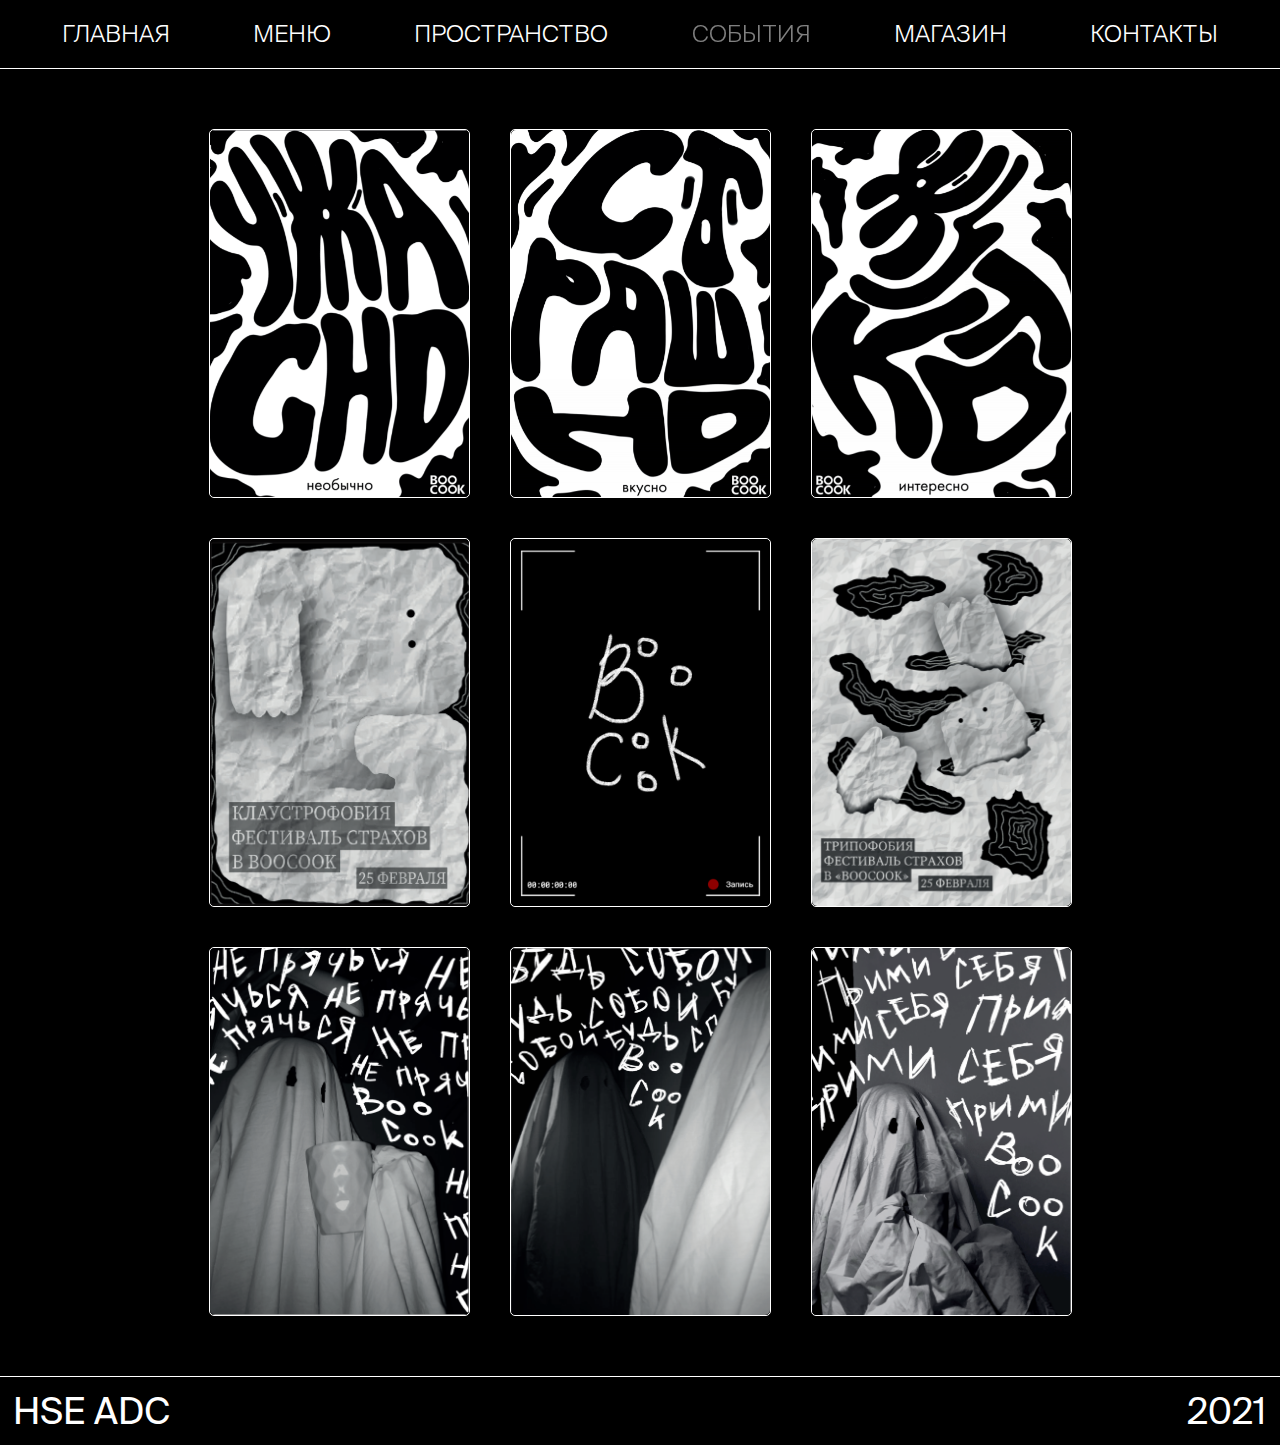
<file: events.html>
<!DOCTYPE html>
<html lang="en" dir="ltr">
  <head>
    <meta charset="utf-8">
    <meta name="viewport" content="width=device-width">
    <link rel="shortcut icon" href="img/favicon.ico" type="img/x-icon">

    <link rel="stylesheet" href="style/style.css">
    <script src="https://ajax.googleapis.com/ajax/libs/jquery/3.5.1/jquery.min.js"></script>
    <link href="https://fonts.googleapis.com/css2?family=Roboto:ital,wght@0,100;0,300;0,400;0,500;0,700;0,900;1,100;1,300;1,400;1,500;1,700;1,900&display=swap" rel="stylesheet">
    <title>События</title>
    <style media="screen">
    @font-face {
     font-family: light; /* Имя шрифта */
     src: url(fonts/light.ttf); /* Путь к файлу со шрифтом */
    }
    @font-face {
     font-family: regular; /* Имя шрифта */
     src: url(fonts/regular.ttf); /* Путь к файлу со шрифтом */
    }
    </style>
  </head>
  <body>
    <script type="text/javascript">
    $(document).ready(function() {
      $('.burger').click(function(){
            $('.menu_mini').css("display","block");
              $('.menu_mini').css("height","100%");
               $('.menu_mini').addClass('b');
            $('burger').toggleClass('x2');
            $('burger').toggleClass('x2');
      });
      $('.burger').click(function(){
        $('.burger').css("display","none");
        $('.x2').css("display","block");
      });
      $('.x2').click(function(){
        $('.x2').css("display","none");
        $('.burger').css("display","block");
      $('.menu_mini').css("display","none");
      });
      $('.box_aw1').click(function(){
      $('.box_aw1').addClass('white');
      $('.text_aw1').addClass('black');
    	$('.text_aw1').html('ВЫ ЗАПИСАНЫ!');
      });
      $('.box_aw2').click(function(){
      $('.box_aw2').addClass('white');
      $('.text_aw2').addClass('black');
    	$('.text_aw2').html('ВЫ ЗАПИСАНЫ!');
      });
      $('.box_aw3').click(function(){
      $('.box_aw3').addClass('white');
      $('.text_aw3').addClass('black');
    	$('.text_aw3').html('ВЫ ЗАПИСАНЫ!');
      });
      $('.box_aw4').click(function(){
      $('.box_aw4').addClass('white');
      $('.text_aw4').addClass('black');
    	$('.text_aw4').html('ВЫ ЗАПИСАНЫ!');
      });
      $('.box_aw5').click(function(){
      $('.box_aw5').addClass('white');
      $('.text_aw5').addClass('black');
    	$('.text_aw5').html('ВЫ ЗАПИСАНЫ!');
      });
      $('.box_aw6').click(function(){
      $('.box_aw6').addClass('white');
      $('.text_aw6').addClass('black');
    	$('.text_aw6').html('ВЫ ЗАПИСАНЫ!');
      });
      $('.box_aw7').click(function(){
      $('.box_aw7').addClass('white');
      $('.text_aw7').addClass('black');
    	$('.text_aw7').html('ВЫ ЗАПИСАНЫ!');
      });
      $('.box_aw8').click(function(){
      $('.box_aw8').addClass('white');
      $('.text_aw8').addClass('black');
    	$('.text_aw8').html('ВЫ ЗАПИСАНЫ!');
      });
      $('.box_aw9').click(function(){
      $('.box_aw9').addClass('white');
      $('.text_aw9').addClass('black');
    	$('.text_aw9').html('ВЫ ЗАПИСАНЫ!');
      });
      $('.about_box').click(function(){
      $('.about_box').addClass('white');
      $('.about_text').addClass('black');
      $('.about_text').html('ВЫ ЗАПИСАНЫ!');
      });
      $('.about_box2').click(function(){
      $('.about_box2').addClass('white');
      $('.about_text2').addClass('black');
      $('.about_text2').html('ВЫ ЗАПИСАНЫ!');
      });
      $('.about_box3').click(function(){
      $('.about_box3').addClass('white');
      $('.about_text3').addClass('black');
      $('.about_text3').html('ВЫ ЗАПИСАНЫ!');
      });
      $('.about_box4').click(function(){
      $('.about_box4').addClass('white');
      $('.about_text4').addClass('black');
      $('.about_text4').html('ВЫ ЗАПИСАНЫ!');
      });
      $('.about_box5').click(function(){
      $('.about_box5').addClass('white');
      $('.about_text5').addClass('black');
      $('.about_text5').html('ВЫ ЗАПИСАНЫ!');
      });
      $('.about_box6').click(function(){
      $('.about_box6').addClass('white');
      $('.about_text6').addClass('black');
      $('.about_text6').html('ВЫ ЗАПИСАНЫ!');
      });
      $('.about_box7').click(function(){
      $('.about_box7').addClass('white');
      $('.about_text7').addClass('black');
      $('.about_text7').html('ВЫ ЗАПИСАНЫ!');
      });
      $('.about_box8').click(function(){
      $('.about_box8').addClass('white');
      $('.about_text8').addClass('black');
      $('.about_text8').html('ВЫ ЗАПИСАНЫ!');
      });
      $('.about_box9').click(function(){
      $('.about_box9').addClass('white');
      $('.about_text9').addClass('black');
      $('.about_text9').html('ВЫ ЗАПИСАНЫ!');
      });
      $('.header_mobile').click(function(){
      // $('.burger').css("display","none");
        $('.menu_mobile').toggleClass('grid');
        $('.header_mobile_img').toggleClass('none');
        $('.header_mobile_img2').toggleClass('block');
      });
    });
    </script>

    <header class="head">
    <div class="box_1">
      <a href="index.html"><span>ГЛАВНАЯ</span></a>
      <a href="menu2.html"><span>МЕНЮ</span></a>
      <a href="levels.html"><span >ПРОСТРАНСТВО</span></a>
      <a href="events.html"><span class="opacity">СОБЫТИЯ</span></a>
      <a href="shop.html"><span>МАГАЗИН</span></a>
      <a href="contacts.html"><span>КОНТАКТЫ</span></a>
    </div>

      </header>
      <div class="headerr">


      <div class="header_mobile">
        <img src="img/header.png" class="header_mobile_img"alt="">
        <img src="img/x2.png" class="header_mobile_img2"alt="">
      </div>
      <div class="menu_mobile">
        <a href="index.html" class="padding"><span class="menu_links">ГЛАВНАЯ</span></a>
        <a href="menu2.html" class="padding"><span class="menu_links">МЕНЮ</span></a>
        <a href="levels.html" class="padding"><span class="menu_links" >ПРОСТРАНСТВО</span></a>
        <a href="events.html" class="padding"><span class="menu_links">СОБЫТИЯ</span></a>
        <a href="shop.html" class="padding"><span class="menu_links">МАГАЗИН</span></a>
        <a href="contacts.html" class="padding"><span class="menu_links">КОНТАКТЫ</span></a>
      </div>
        </div>
      <div class="container_events">
        <div class="eveeent">
        <img src="img/poster2.png" />
        <p class="text_event">
          Мастер-класс по&nbspиндентификации внутренних страхов. С&nbspучастием психологов и&nbspпсихотерапевтов с&nbspбольшим стажем.
        </p>
        <p class="date">08.12 в 21:00</p>
        <div class="about_box">
      <p class="about_text">ЗАПИСАТЬСЯ</p>
        </div>

        </div>
        <div class="text_event2">
        Мастер-класс по&nbspиндентификации внутренних страхов, на котором выступают знаменитые спикеры.
          <p class="date_event">24.06</p>

        </div>
        <div class="box_aw1">
       <div class="text_aw1">
       ЗАПИСАТЬСЯ
       </div>
        </div>

        <div class="eveeent">
        <img src="img/poster1.png" />
        <p class="text_event">
        В этот день будет проводится фестиваль по&nbspборьбе со&nbspстрахом клаустрофобии.
        </p>
        <p class="date">12.06 в 21:00</p>
        <div class="about_box2">
      <p class="about_text2">ЗАПИСАТЬСЯ</p>
        </div>

        </div>
        <div class="text_event2">
          В этот день будет проводится фестиваль по&nbspборьбе со&nbspстрахом клаустрофобии.

        <p class="date_event">12.06.2021</p>
        </div>
        <div class="box_aw2">
       <div class="text_aw2">
       ЗАПИСАТЬСЯ
       </div>
        </div>
        <div class="eveeent">
        <img src="img/poster3.png" />
        <p class="text_event">
          Интерактивная выставка арт-&nbspпространства, посвященная этимологии страха и его истории.

        </p>
        <p class="date">24.06. в 19:00</p>
        <div class="about_box3">
      <p class="about_text3">ЗАПИСАТЬСЯ</p>
        </div>
        </div>
        <div class="text_event2">
          Интерактивная выставка арт-&nbspпространства, посвященная этимологии страха и его истории.

          <p class="date_event">12.06.2021</p>
        </div>
        <div class="box_aw3">
       <div class="text_aw3">
       ЗАПИСАТЬСЯ
       </div>
        </div>
        <div class="eveeent">
        <img src="img/poster4.png" />
        <p class="text_event">
        Концерт призрачной панк группы "BooBand". Планируется эксклюзивная серия мерча.
        </p>
        <p class="date">08.12.21 в 21:00</p>
        <div class="about_box4">
      <p class="about_text4">ЗАПИСАТЬСЯ</p>
        </div>
        </div>
        <div class="text_event2">
          Концерт призрачной панк группы "BooBand". Планируется эксклюзивная серия мерча.
          <p class="date_event">12.06.2021</p>
        </div>
        <div class="box_aw4">
       <div class="text_aw4">
       ЗАПИСАТЬСЯ
       </div>
        </div>
        <div class="eveeent">
        <img src="img/poster6.png" />
        <p class="text_event">
        Веб-плакат кофейни, позволяющий посетителю познакомиться с окружением и изучить его.
        </p>
        <a href="https://jonquiiillll.github.io/Boo_Cook/">  <div class="about_box5">
      <p class="about_text5">ПОДРОБНЕЕ</p>
        </div></a>
        </div>
        <div class="text_event2">
        Веб-плакат кофейни, позволяющий посетителю познакомиться с окружением и изучить его.
        <p class="date_event">12.06.2021</p>

        </div>
        <div class="box_aw5">
          <a href="https://jonquiiillll.github.io/Boo_Cook/">
       <div class="text_aw5">
       ПОДРОБНЕЕ
       </div></a>
        </div>
        <div class="eveeent">
        <img src="img/poster5.png" />
        <p class="text_event">
        Дегустация новых блюд в&nbspкофейне. Индивидуальный подбор страха на любой вкус.
        </p>
        <p class="date">08.12.21 в 21:00</p>
        <div class="about_box6">
      <p class="about_text6">ЗАПИСАТЬСЯ</p>
        </div>
        </div>
        <div class="text_event2">
          Дегустация новых блюд в&nbspкофейне. Индивидуальный подбор страха на любой вкус.
          <p class="date_event">12.06.2021</p>

        </div>
        <div class="box_aw6">
       <div class="text_aw6">
       ЗАПИСАТЬСЯ
       </div>
        </div>
        <div class="eveeent">
        <img src="img/poster7.png" />
        <p class="text_event">
       Лекция, посвященная борьбе со страхом толпы и&nbspвыступлений. Планируются практические задания для&nbspзакрепления теории.
        </p>
        <p class="date">08.12.21 в 21:00</p>
        <div class="about_box7">
      <p class="about_text7">ЗАПИСАТЬСЯ</p>
        </div>
        </div>
        <div class="text_event2">
          Лекция, посвященная борьбе со страхом толпы и&nbspвыступлений. Планируются практические задания для&nbspзакрепления теории.
          <p class="date_event">12.06.2021</p>
        </div>
        <div class="box_aw7">
       <div class="text_aw7">
       ЗАПИСАТЬСЯ
       </div>
        </div>
        <div class="eveeent">
        <img src="img/poster8.png" />
        <p class="text_event">
          Будет проведена арт-&nbspпрактика, основаная на&nbspметоде интуитивного рисования для&nbspиндентификации внутренних страхов.

        </p>
        <p class="date">08.12.21 в 21:00</p>
        <div class="about_box8">
      <p class="about_text8">ЗАПИСАТЬСЯ</p>
        </div>
        </div>
        <div class="text_event2">
        Будет проведена арт-&nbspпрактика, основаная на&nbspметоде интуитивного рисования для&nbspиндентификации внутренних страхов.
        <p class="date_event">12.06.2021</p>
        </div>
        <div class="box_aw8">
       <div class="text_aw8">
       ЗАПИСАТЬСЯ
       </div>
        </div>
        <div class="eveeent last">
        <img src="img/poster9.png" />
        <p class="text_event">
        В этот день будет проводится фестиваль по борьбе со страхом клаустрофобии.
        </p>
        <p class="date">08.12.21 в 21:00</p>
        <div class="about_box9">
      <p class="about_text9">ЗАПИСАТЬСЯ</p>
        </div>
        </div>
        <div class="text_event2">
          В этот день будет проводится фестиваль по борьбе со страхом клаустрофобии.
          <p class="date_event">12.06.2021</p>
        </div>
        <div class="box_aw9">
       <div class="text_aw9">
       ЗАПИСАТЬСЯ
       </div>
        </div>
  </div>
  <footer>
  <div class="footer_detail1">
   HSE ADC
  </div>
  <div class="footer_detail1">
   2021
  </div>
     </footer>
  </body>
</html>
</file>
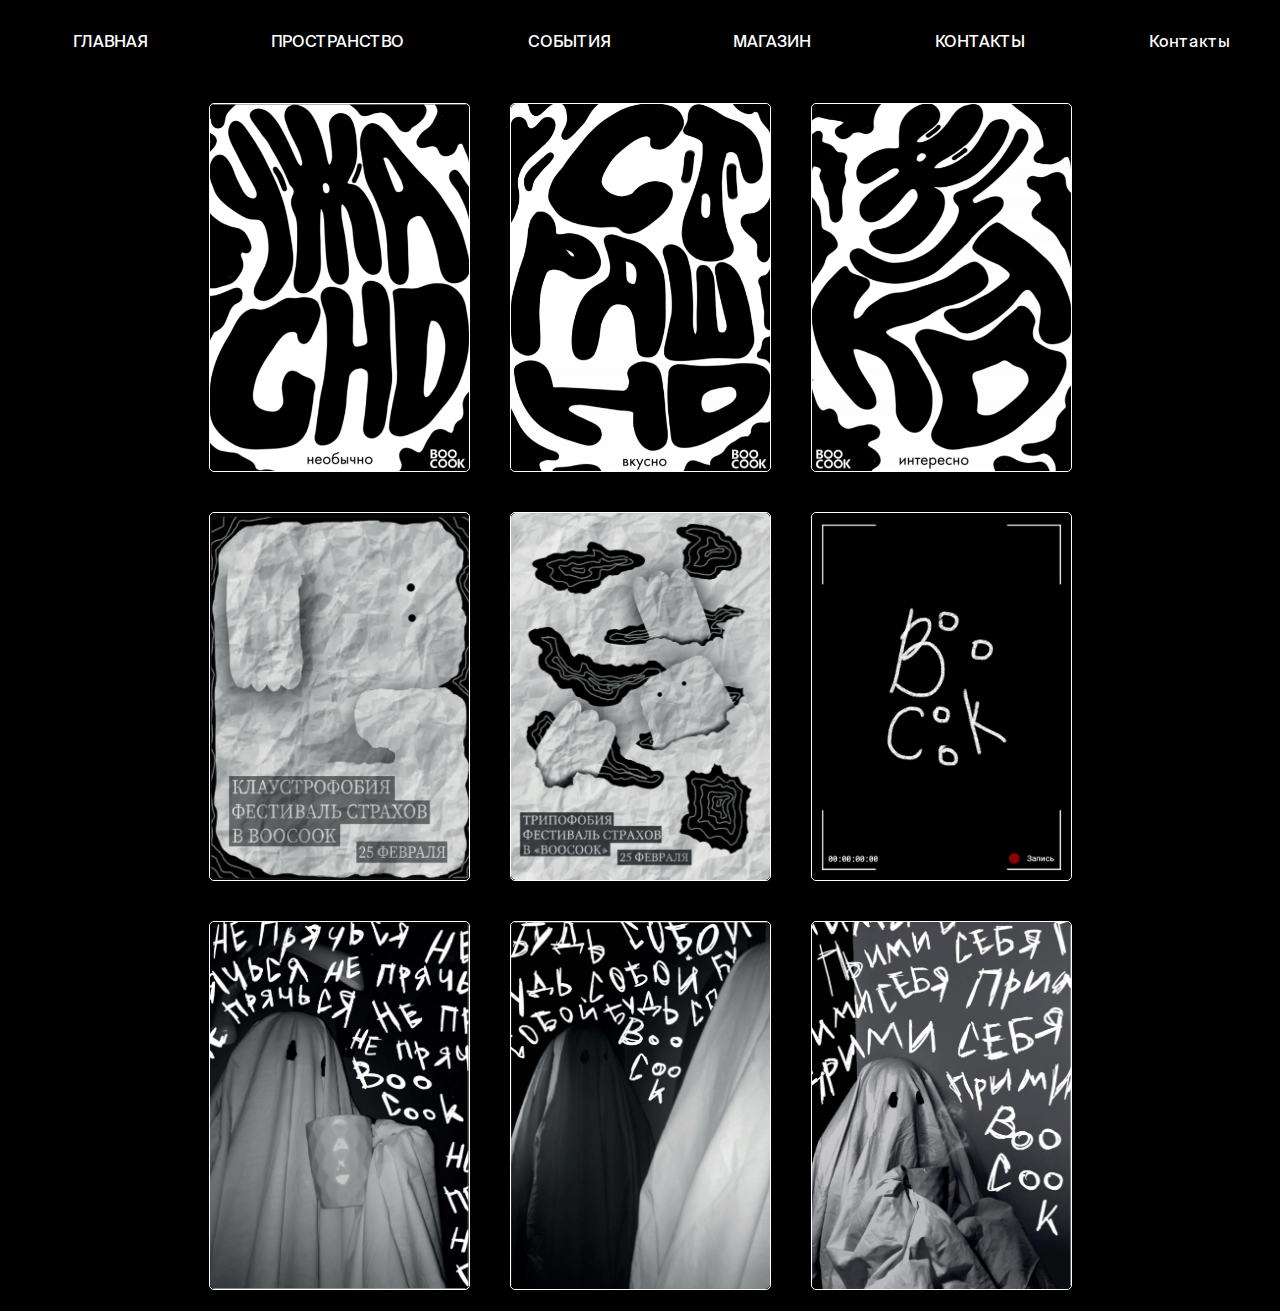
<file: proba.html>
<!DOCTYPE html>
<html lang="en" dir="ltr">
  <head>
    <meta charset="utf-8">
    <meta name="viewport" content="width=device-width">
    <script src="https://code.jquery.com/jquery-3.5.1.slim.min.js"></script>
    <title></title>
    <style media="screen">
    .spoiler_body {
      display:none;
      background-color: black;
      font-family: "book";
    }
    .spoiler_links {
      cursor:pointer;
      background-color: red;
      font-family: "book";
       }
       @media(max-width: 767px){
        .menu-burger__header {
            position: relative; /* задаем относительное позиционирование */
            width: 40px; /* определяем размеры блока */
            height: 35px;
            display: block;
            margin-left: 10px;
        }
        .menu-burger__header .span, .menu-burger__header:after, .menu-burger__header:before{
            height: 3px;
            width: 100%;
            position: absolute;
            background: white;
            margin: 0 auto;
        }
        .menu-burger__header .span{
            top: 21px;
        }
        .menu-burger__header:after, .menu-burger__header:before{
            content: '';
        }
        .menu-burger__header:after{
            bottom: 5px;
        }
        .menu-burger__header:before{
            top: 5px;
        }
        header {
        height: 60px;
    }
    .content-wrapper {
        margin-top: 48px;
    }
    }

       .box {
         height: 155px;
         display: flex;
         align-items: center;
         background-color: black;
         justify-content: space-between;
         padding-left: 40px;
         font-family: "book";
         border-top: 1px solid white;
       }
       .box:first-child {
         border-top: 0;
       }
     .box_black {
       margin-right: 20px;
       height: auto;
       width: auto;
       padding: 15px;
           font-size: 24px;
       font-family: "book";
       /* background-color: black; */
       border: 1px solid white;
     }
     .order_window {
       margin-right: 20px;
       height: auto;
       width: auto;
       font-family: "book";
           font-size: 24px;
       padding: 15px;
       background-color: black;
       border: 1px solid white;
     }
     .box_black_2 {
       margin-right: 20px;
       height: auto;
       width: auto;
           font-size: 24px;
       padding: 15px;
       font-family: "book";
       /* background-color: black; */
       border: 1px solid white;
     }
     .order_window_2 {
       margin-right: 20px;
       height: auto;
       width: auto;
           font-size: 24px;
       padding: 15px;
       font-family: "book";
       background-color: black;
       border: 1px solid white;
     }
     .menu {
       display: flex;
       justify-content: space-around;
     }
     .header_menu_many {
    display: block;
     }
     .burger {
       display: none;
         animation-duration: 2s;
     }
     .menu_mini {
       display: none;
         animation-duration: 2s;
         z-index: 100;
         width: 100%;
         background: black;
         position: absolute;
         height: auto;
     }
     .open-menu {
       display: inline-block;
     }
     .x2 {
       display: none;
       object-fit: cover;
       margin-right: -6px;
     }
     .burger_text {
       color: white;
       text-decoration: none;
       font-size: 41px;
       font-family: Suisse Intl;
     }
     a {
       color: white;
       text-decoration: none;
     }
     .menu-mini {
       height: 0;
       z-index: 100;
       width: 100%;
       background: black;
       position: absolute;
     }
     hr {
       color: white;
     }
     ul {
       margin: 0;
       padding: 0;
     }
     li {
       margin-top: 32px;
       margin-bottom: 32px;
       margin-left: 23px;
     }

     @media(min-width: 912px){
.x2 {
  display: none !important;

}
.menu_mini {
  display: none !important;

}
         }
     @media(max-width: 912px){
         .header_menu_many {
           display: none;
         }
         .burger {
           width: 30px;
           height: 40px;
           align-items: center;
           display: inline-block;
         }
         .line {
           width: 30px;
           height: 2px;
           background: white;
           margin: 7px;
         }

         .header_menu_mini {
           display: flex;
    justify-content: flex-end;
    padding: 15px;
    padding-right: 27px;
         }
     }
     .content_toggle_2 {
       padding-top: 15px;
       padding-bottom: 15px;
       font-size: 64px;
       font-family: "book";
       color: white;
       text-decoration: none;
     }
     .box_black_3 {
       margin-right: 20px;
       height: auto;
           font-size: 24px;
       width: auto;
       padding: 15px;
       font-family: "book";
       /* background-color: black; */
       border: 1px solid white;
     }
     .order_window_3 {
       margin-right: 20px;
       height: auto;
       width: auto;
       padding: 15px;
           font-size: 24px;
       font-family: "book";
       background-color: black;
       border: 1px solid white;
     }
     .content_toggle_3 {
       padding-top: 15px;
       padding-bottom: 15px;
       font-size: 64px;
       color: white;
       font-family: "book";
       text-decoration: none;
     }
     .box_black_4 {
       margin-right: 20px;
       height: auto;
       width: auto;
           font-size: 24px;
       padding: 15px;
       font-family: "book";
       /* background-color: black; */
       border: 1px solid white;
     }
     .book_full {
       display: flex;
       justify-content: center;
     margin: 35px;
     }
     .text_full {

     }
     .order_window_4 {
       margin-right: 20px;
       height: auto;
       width: auto;
           font-size: 24px;
       padding: 15px;
       background-color: black;
       border: 1px solid white;
       font-family: "book";
     }
     .content_inside {
       color: white;
       font-family: "book";
     }
     .content_toggle_4 {
       padding-top: 15px;
       padding-bottom: 15px;
       font-size: 64px;
       color: white;
       font-family: "book";
       text-decoration: none;
     }
     @font-face {
      font-family: book; /* Имя шрифта */
      src: url(fonts/book.ttf); /* Путь к файлу со шрифтом */
     }
     .box_black_5 {
       margin-right: 20px;
       height: auto;
       width: auto;
           font-size: 24px;
       padding: 15px;
       font-family: "book";
       /* background-color: black; */
       border: 1px solid white;
     }
     .order_window_5 {
       margin-right: 20px;
       height: auto;
       width: auto;
           font-size: 24px;
       padding: 15px;
       background-color: black;
       border: 1px solid white;
     }

     .content_toggle_5 {
       padding-top: 15px;
       padding-bottom: 15px;
       font-size: 64px;
       color: white;
       text-decoration: none;
     }

     .box_black_6 {
       margin-right: 20px;
       height: auto;
       width: auto;
           font-size: 24px;
       padding: 15px;
       font-family: "book";
       /* background-color: black; */
       border: 1px solid white;
     }
     .order_window_6 {
       margin-right: 20px;
       height: auto;
       width: auto;
           font-size: 24px;
       padding: 15px;
       background-color: black;
       border: 1px solid white;
     }

     .content_toggle_6 {
       padding-top: 15px;
       padding-bottom: 15px;
       font-size: 64px;
       color: white;
       text-decoration: none;
     }
     .content_toggle {
       font-size: 64px;
       color: white;
       text-decoration: none;
     }
     .text_full {
       font-size: 24px;
       border: 3px solid white;
       padding: 25px;
     }
     a {
       text-decoration: none;
       color: white;
     }
     * {
       margin: 0;
       padding: 0;
     }
     body {
       background-color: black;
     }
     .box_for_features {
       display: flex;
       float: right;
       margin-right: 20px;
     }
     .ordered {
     background-color: white;
     color: black;
     }
     .underline {
     border-bottom: 3px solid white;
     }
     .section_about_book {
       font-size: 56px;
       color: white;
       margin: 0 auto;
       border-bottom: 1px solid white;
       margin-top: 78px;
       font-family: "book";
     }
     .hui {
       margin: -20px -20px -20px -20px;
       position: absolute;
       width: auto;
       height: auto;
       background-image: url('img/1.jpg');
       border: 10px solid red;
       border-style: hidden;
     }
     .hui:hover {
       filter: blur(5px);

     }
     .pizda {
       position: relative;
     }
     .box_book {
       width: 100%;
       justify-content: center;
       display: flex;
       font-size: 56px;
       margin-bottom: 100px;
     }
     .box_1 {
     background: black;
     height: auto;
     padding: 20px;
     display: flex;
     justify-content: space-around;
     align-items: center;
     border-bottom: 1px solid white;
    }

    .test_container {
     position: relative;
     width: 801px;
     height: 532px;
     border: 1px solid white;
     margin: 0 auto;
     margin-top: 10vh;
    }
    .line_under_word {
     padding-top: 3px;
     border-bottom: 2px solid white;
    }
    span {
     color: white;
     font-size: 24px;
     padding-bottom: 5px;
    }
    a {
     text-decoration: none;
     font-family: "book";
    }
    .underline {
     position: relative;
     color: white;
     cursor: pointer;
     line-height: 1.5;
     text-decoration: none;
    }
    .underline:after {
     display: block;
     position: absolute;
     left: 0;
     width: 0;
     height: 2px;
     background-color: white;
     content: "";
     transition: width 0.3s ease-out;
    }
    .content_elements {
     display: flex;
    }
    .content_text {
    width: 558px;
    font-family: 'book';
    font-size: 27px;
    margin-right: 72px;
    font-weight: 450;
    }
    #slider-wrap{	width:800px;	}
    #slider{
     width:567px;
     height:338px;
     overflow: hidden;
     position:relative;
     margin-left: 40px;
     margin-top: 10px;
     margin-bottom: 36px;
     border: white solid 1px;
    }
    #slider-wrap2{	width:800px;	}
    #slider-wrap3{	width:800px;	}
    #slider-wrap3{	width:800px;	}
    #slider-wrap4{	width:800px;	}
    #slider-wrap5{	width:800px;	}
    #slider-wrap6{	width:800px;	}
    #slider-wrap7{	width:567px;	}
    #slider2{
     width:567px;
     height:338px;
     overflow: hidden;
     position:relative;
     margin-left: 40px;
     margin-top: 10px;
     margin-bottom: 36px;
     border: white solid 1px;
    }
    #slider3{
     width:567px;
     height:338px;
     overflow: hidden;
     position:relative;
     margin-left: 40px;
     margin-top: 10px;
     margin-bottom: 36px;
     border: white solid 1px;
    }
    .about_book {

     color: white;
     font-family: "book";
     font-size: 31px;
     padding: 30px;
     width: 826px;
    }
    .box_text {
     width: auto;
     height: auto;
     border: 3px solid white;
    }
    #slider4{
     width:567px;
     height:338px;
     overflow: hidden;
     position:relative;
     margin-left: 40px;
     margin-top: 10px;
     margin-bottom: 36px;
     border: white solid 1px;
    }
    #slider5{
     width:567px;
     height:338px;
     overflow: hidden;
     position:relative;
     margin-left: 40px;
     margin-top: 10px;
     margin-bottom: 36px;
     border: white solid 1px;
    }
    #slider6{
     width:567px;
     height:338px;
     overflow: hidden;
     position:relative;
     margin-left: 40px;
     margin-top: 10px;
     margin-bottom: 36px;
     border: white solid 1px;
    }
    #slider7{
     width:567px;
     height:338px;
     overflow: hidden;
     position:relative;
     margin-bottom: 36px;
     border: white solid 1px;
    }
    .text {
     color: white;
    }
    .box_book {

    }
    .text_book {
     color: white;
     font-size: 56px;
     font-family: "book";
     border-bottom:  1px solid white;
    }
    #slider img {	width:940px;	height:360px;}
    .slide{width:100%;	height:100%;	}
    .slide2{width:100%;	height:100%;	}
    .slide3{width:100%;	height:100%;	}
    .slide4{width:100%;	height:100%;	}
    .slide5{width:100%;	height:100%;	}
    .slide6{width:100%;	height:100%;	}
    .slide7{width:100%;	height:100%;	}
    .sli-links{ margin-top:10px;	text-align:center;}
    .sli-links .control-slide{	margin:2px;	display:inline-block;	width:16px;	height:16px;	overflow:hidden;	text-indent:-9999px;
    background:url(radioBg.png) center bottom no-repeat;}
    .sli-links .control-slide:hover{	cursor:pointer;	background-position:center center;}
    .sli-links .control-slide.active{	background-position:center top;}
    #prewbutton, #nextbutton{display:block;	width:15px;	height:100%;	position:absolute;	top:0;	overflow:hidden;	text-indent:-999px;	opacity:0.8;	z-index:3;	outline:none !important;
    background:url("arrowleft.svg") left center no-repeat;	}
    #prewbutton{left:10px;}
    #nextbutton{	right:10px;
    background:url("arrowright.svg") right center no-repeat;}
    #prewbutton:hover, #nextbutton:hover{	opacity:1;}

    #prewbutton2, #nextbutton2{display:block;	width:15px;	height:100%; 	position:absolute;	top:0;	overflow:hidden;	text-indent:-999px;	opacity:0.8;	z-index:3;	outline:none !important;
    background:url("arrowleft.svg") left center no-repeat;	}

    #prewbutton2{left:10px;}
    #nextbutton2{	right:10px;
    background:url("arrowright.svg") right center no-repeat;}
    #prewbutton2:hover, #nextbutton2:hover{	opacity:1;}



    #prewbutton3, #nextbutton3{display:block;	width:15px;	height:100%; 	position:absolute;	top:0;	overflow:hidden;	text-indent:-999px;	opacity:0.8;	z-index:3;	outline:none !important;
    background:url("arrowleft.svg") left center no-repeat;	}

    #prewbutton3{left:10px;}
    #nextbutton3{	right:10px;
    background:url("arrowright.svg") right center no-repeat;}
    #prewbutton3:hover, #nextbutton2:hover{	opacity:1;}

    #prewbutton4, #nextbutton4{display:block;	width:15px;	height:100%; 	position:absolute;	top:0;	overflow:hidden;	text-indent:-999px;	opacity:0.8;	z-index:3;	outline:none !important;
    background:url("arrowleft.svg") left center no-repeat;	}

    #prewbutton4{left:10px;}
    #nextbutton4{	right:10px;
    background:url("arrowright.svg") right center no-repeat;}
    #prewbutton4:hover, #nextbutton4:hover{	opacity:1;}


    #prewbutton5, #nextbutton5{display:block;	width:15px;	height:100%; 	position:absolute;	top:0;	overflow:hidden;	text-indent:-999px;	opacity:0.8;	z-index:3;	outline:none !important;
    background:url("arrowleft.svg") left center no-repeat;	}

    #prewbutton5{left:10px;}
    #nextbutton5{	right:10px;
    background:url("arrowright.svg") right center no-repeat;}
    #prewbutton5:hover, #nextbutton5:hover{	opacity:1;}

    #prewbutton6, #nextbutton6{display:block;	width:15px;	height:100%; 	position:absolute;	top:0;	overflow:hidden;	text-indent:-999px;	opacity:0.8;	z-index:3;	outline:none !important;
    background:url("arrowleft.svg") left center no-repeat;	}

    #prewbutton6{left:10px;}
    #nextbutton6{	right:10px;
    background:url("arrowright.svg") right center no-repeat;}
    #prewbutton6:hover, #nextbutton6:hover{	opacity:1;6}


    #prewbutton7, #nextbutton7{display:block;	width:15px;	height:100%; 	position:absolute;	top:0;	overflow:hidden;	text-indent:-999px;	opacity:0.8;	z-index:3;	outline:none !important;
    background:url("arrowleft.svg") left center no-repeat;	}

    #prewbutton7{left:10px;}
    #nextbutton7{	right:10px;
    background:url("arrowright.svg") right center no-repeat;}
    #prewbutton7:hover, #nextbutton7:hover{	opacity:1;6}


    .container_events {
    display: flex;
    flex-wrap: wrap;
    max-width: 1000px;
    margin: 0 auto;
    justify-content: center;
    }
    .box_img {
      width: 259px;
      height: 367px;
      display: flex;
      margin-bottom: 41px;
      border: 2px solid #000;
      margin: 50px;
    }
    .img_events {
      width: 259px;
      height: 367px;
      object-fit: cover;
    }
    .img_box {
      object-fit: cover;
      width: 259px;
      height: 367px;
       filter: blur(5px);
       margin: -5px -10px -10px -5px;
    }
    .border_img {
        border: 2px solid black;
         position: absolute;

    }
    /* .imgg:nth-child(2n) {
      margin-left: 60px;
      margin-right: 60px;
    } */
    .box_img:hover {
    }


    /* .imgg:nth-child(2n) {
      margin-left: 50px;
      margin-right: 50px;
    } */
    .text_events {
      position: куrelative;
    opacity: 1;
    }
    .textok {

    }
    .imgg {
      display: flex;
        margin: 1px;
        margin-bottom: 41px;
        overflow: hidden;
    }
    .img_boxik {
      width: 259px;
      height: 367px;
      position: fixed;
      margin: 1px;
      margin-bottom: 41px;
      border: 2px solid black;
      margin: 50px;
      background-color: grey;
    }
    .eveeent {
    border: 1px solid white;
    border-radius: 5px;
    width: 259px;
    margin-bottom: 41px;
    height: 367px;
    position: relative;
    }
    .eveeent:hover img {
    filter: blur(10px);
    }
    /* .eveeent:nth-child(2n) {
      margin-left: 41px;
      margin-right: 41px;
    } */
    .eveeent:hover .text_event {
    opacity: 1;
    }
    .eveeent:hover .about_box {
    opacity: 1;
    }
    .eveeent:hover .date {
    opacity: 1;
    }
    @media screen and (max-width: 806px) {
        .container_events {
          max-width: 540px;
          justify-content: flex-start;}
          .last {
        justify-content: flex-end;
        }

       }
       @media screen and (max-width: 806px) {


           .box_1 {
               display: none;
           }
          }

       @media screen and (max-width: 620px) {

           .box_1 {
               display: none !important;

           }
           .container_events {
             justify-content: flex-start !important;
             max-width: 300px !important;
             margin: 0 auto !important;
           }

          }
          @media screen and (max-width: 926px) {
              .container_events {
                justify-content: flex-start;
                max-width: 620px;
                margin: 0 auto;
              }

             }
    /* .eveeent:nth-child(2) {
      margin-left: 40px;
      margin-right: 40px;
    }
    .eveeent:nth-child(5) {
      margin-left: 40px;
      margin-right: 40px;
    }
    .eveeent:nth-child(8) {
      margin-left: 40px;
      margin-right: 40px;
    } */
    .text_event {
    position: absolute;
    top: 0;
    left: 0;
    right: 0;
    bottom: 0;
    color: #000;
    display: flex;
    padding: 11px;
    font-size: 17px;
    padding-left: 12px;
    /* justify-content: center;
    align-items: center; */
    opacity: 0;
    transition: opacity .3s;
    color: white;
    font-family: "book";
    }
    .about_box {
      position: absolute;
    width: 167px;
    height: 44px;
    left: 20px;
    top: 304px;
    border: 1px solid #FFFFFF;
    box-sizing: border-box;
    opacity: 0;
    align-items: center;
    justify-content: center;
    display: flex;
    }
    .about_text {
      font-size: 18px;
      color: white;
      font-family: "book";
      align-items: center;
      justify-content: center;
    }
    .date {
      position: absolute;
      bottom: 79px;
      color: #000;
      display: flex;
      padding: 11px;
      font-size: 17px;
      padding-left: 12px;
      /* justify-content: center;
      align-items: center; */
      opacity: 0;
      color: white;
      transition: opacity .3s;
      font-family: "book";
    }
    .eveeent {
      margin: 20px;
    }
    img  {
      border-radius: 5px;
    width: 100%;
    height: 100%;
    filter: blur(0);
    transition: filter .3s;
    object-fit: cover;
    }

    </style>
  </head>
  <body>
    <script type="text/javascript">
    $(document).ready(function() {
    	$('.burger').click(function(){
            $('.menu_mini').css("display","block");
              $('.menu_mini').css("height","100%");
            $('burger').toggleClass('x2');
            $('burger').toggleClass('x2');
    	});
      $('.burger').click(function(){
        $('.burger').css("display","none");
        $('.x2').css("display","block");
      });
      $('.x2').click(function(){
        $('.x2').css("display","none");
        $('.burger').css("display","block");
      $('.menu_mini').css("display","none");
      });
    });
    </script>
<header class="header_menu_many">
  <ul class="menu">
      <li><a  href="" class="menu__item">ГЛАВНАЯ</a></li>
      <li><a  href="" class="menu__item">ПРОСТРАНСТВО</a></li>
      <li><a  href="" class="menu__item">СОБЫТИЯ</a></li>
      <li><a  href="" class="menu__item">МАГАЗИН</a></li>
      <li><a  href="" class="menu__item">КОНТАКТЫ</a></li>
      <li><a  href="" class="menu__item">Контакты</a></li>
  </ul>
</header>
<header class="header_menu_mini">
  <div class="burger">
    <div class="line"></div>
    <div class="line"></div>
    <div class="line"></div>
  </div>
  <img src="img/x2.png" class="x2" alt="" style="width: 30px;">
</header>
<ul class="menu_mini" style="height: auto;">
    <li><a href="" class="burger_text">ГЛАВНАЯ</a></li>
    <hr>
    <li><a href="" class="burger_text">СОБЫТИЯ</a></li>
    <hr>
    <li><a href="" class="burger_text">ПРОСТРАНСТВО</a></li>
    <hr>
    <li><a href="" class="burger_text">МАГАЗИН</a></li>
    <hr>
    <li><a href="" class="burger_text">ПОДБОР БЛЮДА</a></li>
    <hr>
    <li><a href=""class="burger_text">КОНТАКТЫ</a></li>
    <hr>

</ul>
<div class="container_events">
  <div class="eveeent">
  <img src="img/poster2.png" />
  <p class="text_event">
  В этот день будет проводится фестиваль по борьбе со страхом клаустрофобии.
  </p>
  <p class="date">08.12.21 в 21:00</p>
  <div class="about_box">
<p class="about_text">ЗАПИСАТЬСЯ</p>
  </div>
  </div>
  <div class="eveeent">
  <img src="img/poster1.png" />
  <p>
  Something
  </p>
  </div>
  <div class="eveeent">
  <img src="img/poster3.png" />
  <p>
  Something
  </p>
  </div>
  <div class="eveeent">
  <img src="img/poster4.png" />
  <p>
  Something
  </p>
  </div>
  <div class="eveeent">
  <img src="img/poster5.png" />
  <p>
  Something
  </p>
  </div>
  <div class="eveeent">
  <img src="img/poster6.png" />
  <p>
  Something
  </p>
  </div>
  <div class="eveeent">
  <img src="img/poster7.png" />
  <p>
  Something
  </p>
  </div>
  <div class="eveeent">
  <img src="img/poster8.png" />
  <p>
  Something
  </p>
  </div>
  <div class="eveeent last">
  <img src="img/poster9.png" />
  <p class="text_event">
  В этот день будет проводится фестиваль по борьбе со страхом клаустрофобии.
  </p>
  </div>
</div>
  </body>
</html>
</file>
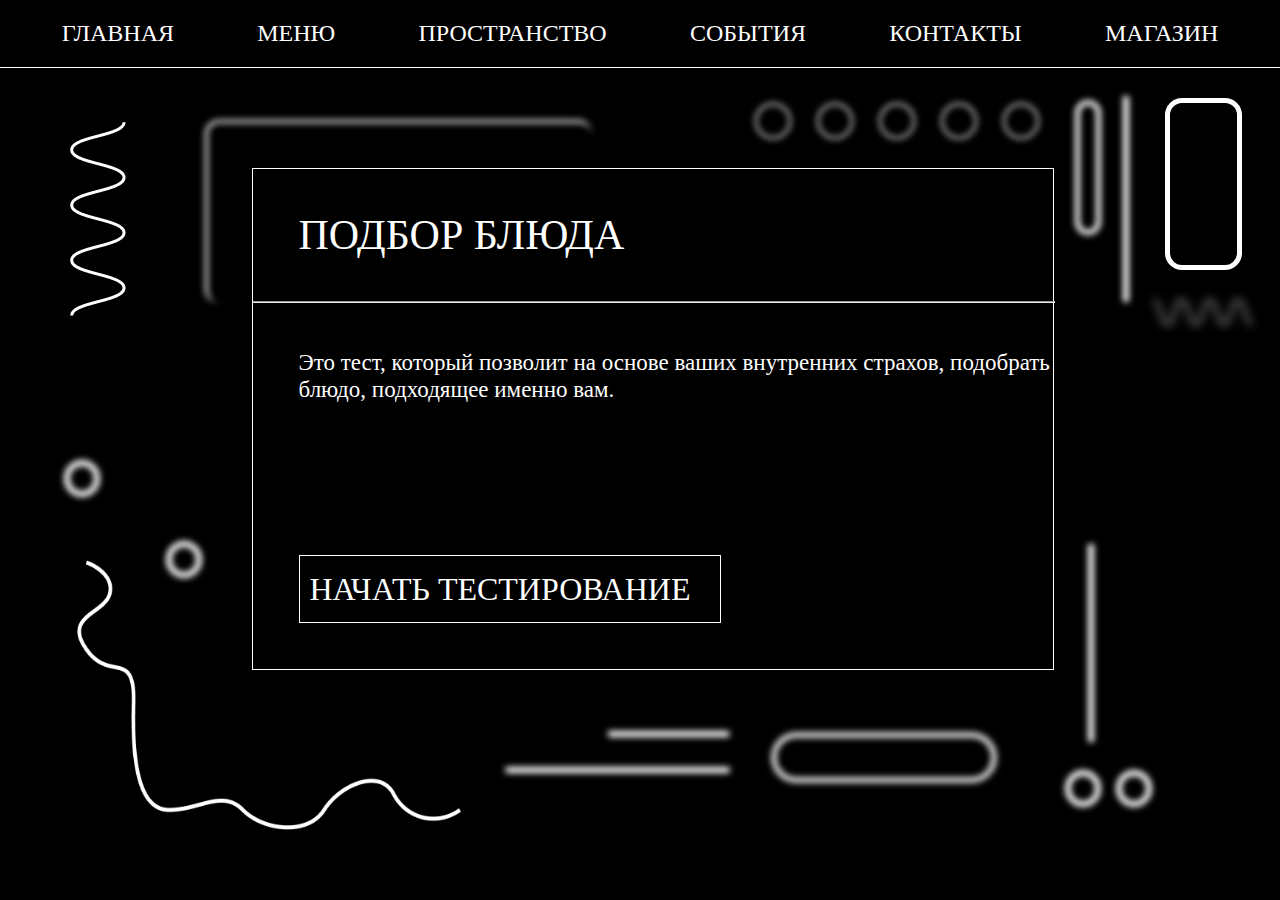
<file: test.html>
<!DOCTYPE html>
<html lang="en" dir="ltr">
  <head>
    <meta charset="utf-8">
    <title>Подбор блюда</title>
    <meta http-equiv="Content-Type" content="text/html;charset=windows-1251" />
    <meta name="viewport" content="width=device-width">

    <link rel="shortcut icon" href="img/favicon.ico" type="img/x-icon">

    <link rel="stylesheet" href="style/style5.css">
    <script src="https://ajax.googleapis.com/ajax/libs/jquery/3.5.1/jquery.min.js"></script>
    <script src="js/test.js"></script>
    <script type="text/javascript">
    $(document).ready(function() {
      $('.header_mobile').click(function(){
      // $('.burger').css("display","none");
        $('.menu_mobile').toggleClass('grid');
        $('.header_mobile_img').toggleClass('none');
        $('.header_mobile_img2').toggleClass('block');
      });
    });
    </script>
  </head>
  <body>
    <header>
    <div class="box_1">
      <a href="index.html"><span>ГЛАВНАЯ</span></a>
      <a href="menu2.html"><span>МЕНЮ</span></a>
      <a href="levels.html"><span class="line_under_word">ПРОСТРАНСТВО</span></a>
      <a href="events.html"><span>СОБЫТИЯ</span></a>
      <a href="contacts.html"><span>КОНТАКТЫ</span></a>
      <a href="shop.html"><span>МАГАЗИН</span></a>
    </div>
      </header>
      <div class="headerr">


      <div class="header_mobile">
        <img src="img/header.png" class="header_mobile_img"alt="">
        <img src="img/x2.png" class="header_mobile_img2"alt="">
      </div>
      <div class="menu_mobile">
        <a href="index.html" class="padding"><span class="menu_links">ГЛАВНАЯ</span></a>
        <a href="menu2.html" class="padding"><span class="menu_links">МЕНЮ</span></a>
        <a href="levels.html" class="padding"><span class="menu_links" >ПРОСТРАНСТВО</span></a>
        <a href="events.html" class="padding"><span class="menu_links">СОБЫТИЯ</span></a>
        <a href="shop.html" class="padding"><span class="menu_links">МАГАЗИН</span></a>
        <a href="contacts.html" class="padding"><span class="menu_links">КОНТАКТЫ</span></a>
      </div>
        </div>

    <body onload="hideNoDHTML();">
        <div id="nodhtml"></div>
        <div class="body">
        <div class="right">
         <div class="box_prev bot">
         <img src="img/arrow_left.png" alt="">
         </div>
         <div class="box_prev2 bot">
         <img src="img/arrow_left.png" alt="">
         </div>
         <div class="box_prev3 bot">
         <img src="img/arrow_left.png" alt="">
         </div>
          </div>
<div class="container">
        <div id="questions">
<div class="test">
  <p class="begintext">ПОДБОР БЛЮДА</p>
  <hr>
  <p class="text2">Это тест, который позволит
на основе ваших внутренних страхов, подобрать блюдо, подходящее именно вам.</p>
<p class="begin_test">НАЧАТЬ ТЕСТИРОВАНИЕ</p>
</div>
            <form action="">
              <div class="q1">
                <h2 >1 ВОПРОС</h2>
                <hr>
                <div class="part">
                <p class="answertext">Ты остался на даче совсем один. На улице темно. <br> Что тебя беспокоит больше всего?</p>
                <p><input type="radio" class="ans" name="question1" id="choice11" /> <label for="choice11">Что то скребется... Приведение?</label></p>
                <p><input type="radio" class="ans" name="question1" id="choice12" /> <label for="choice12">Надеюсь меня не сьест паук</label></p>
                <p><input type="radio" class="ans" name="question1" id="choice13" /> <label for="choice13">А вдруг случится пожар? Гроза?</label></p>
                </div>
                </div>
<div class="q2">
                <h2>2 ВОПРОС </h2>
                <hr>
                <div class="part">
                  <p class="answertext">В каких ситуациях ты чувствуешь себя неуютно?</p>
                <p><input type="radio" class="ans"name="question2" id="choice21" /> <label for="choice21">Когда понимаю, что от меня ничего не зависит</label></p>
                <p><input type="radio" class="ans"name="question2" id="choice22" /> <label for="choice22">Когда на меня будто что-то давит</label></p>
                <p><input type="radio" class="ans"name="question2" id="choice23" /> <label for="choice23">Когда я нахожусь рядом с неприятными личностями</label></p>
</div> </div>
<div class="q3">
                <h2 >3 ВОПРОС</h2>
                <hr>
                <div class="part">
                  <p class="answertext">Как ты обычно спишь?</p>
                <p><input type="radio" class="ans"name="question2" id="choice31" /> <label for="choice21">Главное, чтобы где-то был свет</label></p>
                <p><input type="radio" class="ans"name="question2" id="choice32" /> <label for="choice22">Заворачиваюсь полностью в одеяло </label></p>
                <p><input type="radio" class="ans"name="question2" id="choice33" /> <label for="choice23">Сплю хорошо</label></p>
</div> </div>
              <input type="button" class="buttons"value="Показать результат" onclick="showResults();" />
            </form>
        </div>
        <div class="left_2"
        >
        <div class="box bot">
     <img src="img/arrow_right.png" alt="">
        </div>
        <div class="box2 bot">
     <img src="img/arrow_right.png" alt="">
        </div>
        </div>
        <div class="results" id='results'></div>
        <div class="boxe">
          <a href="shop.html">  <div class="again"> ПОДРОБНЕЕ </div> </a>
      <a href="test.html">  <div class="again"> ПРОЙТИ СНОВА </div> </a>
      </div>
      <div class="boxpr">
      </div>
          </div>
        <div class="left"
        >
        <div class="box bot">
     <img src="img/arrow_right.png" alt="">
        </div>
        <div class="box2 bot">
     <img src="img/arrow_right.png" alt="">
        </div>
        </div>
</div>
<div class="all">
<div class="line_1"></div>
<div class="line_2"></div>
<div class="line_3"></div>
<div class="line_4"></div>
<div class="line_5"></div>
<div class="line_6"></div>
<div class="line_7"></div>
<div class="contents">
<div class="circle"></div>
<div class="circle"></div>
<div class="circle"></div>
<div class="circle"></div>
<div class="circle"></div>
</div>
<div class="rec1"></div>
<div class="rec2"></div>
<div class="rec3"></div>
<div class="circle2"></div>
<div class="circle4"></div>
<div class="circle5"></div>
<div class="circle3"></div>
<img src="img/unusual.png" class="line44"alt="" style="
    top: 560px;
    position: absolute;
    width: 30%;
    height: 30%;
    z-index: -10;
    left: 6%;">
<img src="img/line2.png" class="line7" alt="">
<img src="img/line2.png" class="line8" alt="">
</div>
<!-- <footer> -->
<!-- <div class="footer_detail1">
 HSE ADC
</div>
<div class="footer_detail1">
 2021
</div> -->
<!-- <p class="begin_test">НАЧАТЬ ТЕСТИРОВАНИЕ</p> -->

   <!-- </footer> -->

     <!-- <p class="begin_test_phone">НАЧАТЬ ТЕСТИРОВАНИЕ</p> -->

  </body>
</html>
</file>
<file: style/style.css>
.spoiler_body {
  display:none;
  background-color: black;
  font-family: "light";
}
.opacity {
  opacity: .5;
}
.container_events {
  margin-bottom: 40px !important;
}
span {
  transition: opacity .2s;
}
span:hover {
  opacity: 0.6;
  transition: opacity .2s;
}
footer {
  color: white;
  font-size: 36px;
  font-family: "regular";
  display: flex;
  justify-content: space-between;
  border-top: 1px solid white;
  padding:  13px;
}
.spoiler_links {
  cursor:pointer;
  background-color: red;
  font-family: "light";
   }
   @media(max-width: 767px){
    .menu-burger__header {
        position: relative; /* задаем относительное позиционирование */
        width: 40px; /* определяем размеры блока */
        height: 35px;
        display: block;
        margin-left: 10px;
    }
    .menu-burger__header .span, .menu-burger__header:after, .menu-burger__header:before{
        height: 3px;
        width: 100%;
        position: absolute;
        background: white;
        margin: 0 auto;
    }
    .menu-burger__header .span{
        top: 21px;
    }
    .menu-burger__header:after, .menu-burger__header:before{
        content: '';
    }
    .menu-burger__header:after{
        bottom: 5px;
    }
    .menu-burger__header:before{
        top: 5px;
    }
    header {
    height: 60px;
}
.content-wrapper {
    margin-top: 48px;
}
}

   .box {
     height: 155px;
     display: flex;
     align-items: center;
     background-color: black;
     justify-content: space-between;
     padding-left: 40px;
     font-family: "light";
     border-top: 1px solid white;
   }
   .box:first-child {
     border-top: 0;
   }
 .box_black {
   margin-right: 20px;
   height: auto;
   width: auto;
   padding: 15px;
       font-size: 24px;
   font-family: "light";
   /* background-color: black; */
   border: 1px solid white;
 }
 .order_window {
   margin-right: 20px;
   height: auto;
   width: auto;
   font-family: "light";
       font-size: 24px;
   padding: 15px;
   background-color: black;
   border: 1px solid white;
 }
 .box_black_2 {
   margin-right: 20px;
   height: auto;
   width: auto;
       font-size: 24px;
   padding: 15px;
   font-family: "light";
   /* background-color: black; */
   border: 1px solid white;
 }
 .order_window_2 {
   margin-right: 20px;
   height: auto;
   width: auto;
       font-size: 24px;
   padding: 15px;
   font-family: "light";
   background-color: black;
   border: 1px solid white;
 }
 .menu {
   display: flex;
   justify-content: space-around;
 }
 .header_menu_many {
display: block;
 }
 .burger {
   display: none;
     animation-duration: 2s;
 }
 .menu_mini {
   display: none;
     animation-duration: 2s;
 }
 .open-menu {
   display: inline-block;
 }
 .x2 {
   display: none;
   object-fit: cover;
   margin-right: -6px;
 }
 .burger_text {
   color: white;
   text-decoration: none;
   font-size: 41px;
   font-family: Suisse Intl;
 }
 a {
   color: white;
   text-decoration: none;
 }
 .menu-mini {
   height: 0;
 }
 .b {

 animation-name: anim;
 }
 hr {
   color: white;
 }
 ul {
   margin: 0;
   padding: 0;
 }
 li {
   margin-top: 32px;
   margin-bottom: 32px;
   margin-left: 23px;
 }
 .date_event {
   padding-top: 25px;
   padding-bottom: 7px;
   text-decoration: underline;
 }
@media (max-width: 800px) {
  .headerr {
    display: block !important;
  }
    header {
      display: none !important;
    }
    .box_1 {
        display: none !important;

    }
    .header_mobile {
      display: flex;
justify-content: flex-end;
width: 100%;
    }
    .menu_mobile {
      display: none;
      position: absolute;
z-index: 2;
background: black;
width: 100%;
    }
    .menu_links {
      padding: 15px;
      font-size: 30px;
    }
    .padding {
      padding: 37px;
      border-bottom: 1px solid white;
    }
    .grid {
      display: grid;
    }
    .none {
      display: none;
    }
    .block {
      display: block !important;
    }
    /* .padding:first-child {
      padding-top: 84px;
    } */
    .header_mobile_img {
      width: 60px;
      border-radius: 0;
      height: 40px;
      padding: 15px;

    }
    .header_mobile_img2 {
      width: 60px;
      border-radius: 0;
      height: 40px;
      padding: 15px;
      display: none;
      object-fit: contain;

    }
}
 @media(max-width: 912px){
     .header_menu_many {
       display: none;
     }
     .burger {
       width: 30px;
       height: 40px;
       align-items: center;
       display: inline-block;
     }
     .line {
       width: 30px;
       height: 2px;
       background: white;
       margin: 7px;
     }

     .header_menu_mini {
       display: flex;
justify-content: flex-end;
padding: 15px;
padding-right: 27px;
     }
 }
 .content_toggle_2 {
   padding-top: 15px;
   padding-bottom: 15px;
   font-size: 64px;
   font-family: "light";
   color: white;
   text-decoration: none;
 }
 .box_black_3 {
   margin-right: 20px;
   height: auto;
       font-size: 24px;
   width: auto;
   padding: 15px;
   font-family: "light";
   /* background-color: black; */
   border: 1px solid white;
 }
 .order_window_3 {
   margin-right: 20px;
   height: auto;
   width: auto;
   padding: 15px;
       font-size: 24px;
   font-family: "light";
   background-color: black;
   border: 1px solid white;
 }
 .content_toggle_3 {
   padding-top: 15px;
   padding-bottom: 15px;
   font-size: 64px;
   color: white;
   font-family: "light";
   text-decoration: none;
 }
 .box_black_4 {
   margin-right: 20px;
   height: auto;
   width: auto;
       font-size: 24px;
   padding: 15px;
   font-family: "light";
   /* background-color: black; */
   border: 1px solid white;
 }
 .book_full {
   display: flex;
   justify-content: center;
 margin: 35px;
 }
 .text_full {

 }
 .order_window_4 {
   margin-right: 20px;
   height: auto;
   width: auto;
       font-size: 24px;
   padding: 15px;
   background-color: black;
   border: 1px solid white;
   font-family: "light";
 }
 .content_inside {
   color: white;
   font-family: "light";
 }
 .content_toggle_4 {
   padding-top: 15px;
   padding-bottom: 15px;
   font-size: 64px;
   color: white;
   font-family: "light";
   text-decoration: none;
 }
 @font-face {
  font-family: book; /* Имя шрифта */
  src: url(fonts/book.ttf); /* Путь к файлу со шрифтом */
 }
 .box_black_5 {
   margin-right: 20px;
   height: auto;
   width: auto;
       font-size: 24px;
   padding: 15px;
   font-family: "light";
   /* background-color: black; */
   border: 1px solid white;
 }
 .order_window_5 {
   margin-right: 20px;
   height: auto;
   width: auto;
       font-size: 24px;
   padding: 15px;
   background-color: black;
   border: 1px solid white;
 }

 .content_toggle_5 {
   padding-top: 15px;
   padding-bottom: 15px;
   font-size: 64px;
   color: white;
   text-decoration: none;
 }

 .box_black_6 {
   margin-right: 20px;
   height: auto;
   width: auto;
       font-size: 24px;
   padding: 15px;
   font-family: "light";
   /* background-color: black; */
   border: 1px solid white;
 }
 .order_window_6 {
   margin-right: 20px;
   height: auto;
   width: auto;
       font-size: 24px;
   padding: 15px;
   background-color: black;
   border: 1px solid white;
 }

 .content_toggle_6 {
   padding-top: 15px;
   padding-bottom: 15px;
   font-size: 64px;
   color: white;
   text-decoration: none;
 }
 .content_toggle {
   font-size: 64px;
   color: white;
   text-decoration: none;
 }
 .text_full {
   font-size: 24px;
   border: 3px solid white;
   padding: 25px;
 }
 a {
   text-decoration: none;
   color: white;
 }
 * {
   margin: 0;
   padding: 0;
 }
 body {
   background-color: black;
   font-family: "light";
 }
 .box_for_features {
   display: flex;
   float: right;
   margin-right: 20px;
 }
 .ordered {
 background-color: white;
 color: black;
 }
 .underline {
 border-bottom: 3px solid white;
 }
 .section_about_book {
   font-size: 56px;
   color: white;
   margin: 0 auto;
   border-bottom: 1px solid white;
   margin-top: 78px;
   font-family: "light";
 }
 .hui {
   margin: -20px -20px -20px -20px;
   position: absolute;
   width: auto;
   height: auto;
   background-image: url('img/1.jpg');
   border: 10px solid red;
   border-style: hidden;
 }
 .hui:hover {
   filter: blur(5px);

 }
 .pizda {
   position: relative;
 }
 .box_book {
   width: 100%;
   justify-content: center;
   display: flex;
   font-size: 56px;
   margin-bottom: 100px;
 }
 .box_1 {
 background: black;
 height: auto;
 padding: 20px;
 display: flex;
 justify-content: space-around;
 align-items: center;
 border-bottom: 1px solid white;
}

.test_container {
 position: relative;
 width: 801px;
 height: 532px;
 border: 1px solid white;
 margin: 0 auto;
 margin-top: 10vh;
}
.line_under_word {
 padding-top: 3px;
 border-bottom: 2px solid white;
}
span {
 color: white;
 font-size: 24px;
 padding-bottom: 5px;
}
a {
 text-decoration: none;
 font-family: "light";
}
.underline {
 position: relative;
 color: white;
 cursor: pointer;
 line-height: 1.5;
 text-decoration: none;
}
.underline:after {
 display: block;
 position: absolute;
 left: 0;
 width: 0;
 height: 2px;
 background-color: white;
 content: "";
 transition: width 0.3s ease-out;
}
.content_elements {
 display: flex;
}
.content_text {
width: 558px;
font-family: 'book';
font-size: 27px;
margin-right: 72px;
font-weight: 450;
}
#slider-wrap{	width:800px;	}
#slider{
 width:567px;
 height:338px;
 overflow: hidden;
 position:relative;
 margin-left: 40px;
 margin-top: 10px;
 margin-bottom: 36px;
 border: white solid 1px;
}
#slider-wrap2{	width:800px;	}
#slider-wrap3{	width:800px;	}
#slider-wrap3{	width:800px;	}
#slider-wrap4{	width:800px;	}
#slider-wrap5{	width:800px;	}
#slider-wrap6{	width:800px;	}
#slider-wrap7{	width:567px;	}
#slider2{
 width:567px;
 height:338px;
 overflow: hidden;
 position:relative;
 margin-left: 40px;
 margin-top: 10px;
 margin-bottom: 36px;
 border: white solid 1px;
}
#slider3{
 width:567px;
 height:338px;
 overflow: hidden;
 position:relative;
 margin-left: 40px;
 margin-top: 10px;
 margin-bottom: 36px;
 border: white solid 1px;
}
.about_book {

 color: white;
 font-family: "light";
 font-size: 31px;
 padding: 30px;
 width: 826px;
}
.box_text {
 width: auto;
 height: auto;
 border: 3px solid white;
}
#slider4{
 width:567px;
 height:338px;
 overflow: hidden;
 position:relative;
 margin-left: 40px;
 margin-top: 10px;
 margin-bottom: 36px;
 border: white solid 1px;
}
#slider5{
 width:567px;
 height:338px;
 overflow: hidden;
 position:relative;
 margin-left: 40px;
 margin-top: 10px;
 margin-bottom: 36px;
 border: white solid 1px;
}
#slider6{
 width:567px;
 height:338px;
 overflow: hidden;
 position:relative;
 margin-left: 40px;
 margin-top: 10px;
 margin-bottom: 36px;
 border: white solid 1px;
}
#slider7{
 width:567px;
 height:338px;
 overflow: hidden;
 position:relative;
 margin-bottom: 36px;

 border: white solid 1px;
}
.text {
 color: white;
}
.box_book {

}
.text_book {
 color: white;
 font-size: 56px;
 font-family: "light";
 border-bottom:  1px solid white;
}
#slider img {	width:940px;	height:360px;}
.slide{width:100%;	height:100%;	}
.slide2{width:100%;	height:100%;	}
.slide3{width:100%;	height:100%;	}
.slide4{width:100%;	height:100%;	}
.slide5{width:100%;	height:100%;	}
.slide6{width:100%;	height:100%;	}
.slide7{width:100%;	height:100%;	}
.sli-links{ margin-top:10px;	text-align:center;}
.sli-links .control-slide{	margin:2px;	display:inline-block;	width:16px;	height:16px;	overflow:hidden;	text-indent:-9999px;
background:url(radioBg.png) center bottom no-repeat;}
.sli-links .control-slide:hover{	cursor:pointer;	background-position:center center;}
.sli-links .control-slide.active{	background-position:center top;}
#prewbutton, #nextbutton{display:block;	width:15px;	height:100%;	position:absolute;	top:0;	overflow:hidden;	text-indent:-999px;	opacity:0.8;	z-index:3;	outline:none !important;
background:url("arrowleft.svg") left center no-repeat;	}
#prewbutton{left:10px;}
#nextbutton{	right:10px;
background:url("arrowright.svg") right center no-repeat;}
#prewbutton:hover, #nextbutton:hover{	opacity:1;}

#prewbutton2, #nextbutton2{display:block;	width:15px;	height:100%; 	position:absolute;	top:0;	overflow:hidden;	text-indent:-999px;	opacity:0.8;	z-index:3;	outline:none !important;
background:url("arrowleft.svg") left center no-repeat;	}

#prewbutton2{left:10px;}
#nextbutton2{	right:10px;
background:url("arrowright.svg") right center no-repeat;}
#prewbutton2:hover, #nextbutton2:hover{	opacity:1;}



#prewbutton3, #nextbutton3{display:block;	width:15px;	height:100%; 	position:absolute;	top:0;	overflow:hidden;	text-indent:-999px;	opacity:0.8;	z-index:3;	outline:none !important;
background:url("arrowleft.svg") left center no-repeat;	}

#prewbutton3{left:10px;}
#nextbutton3{	right:10px;
background:url("arrowright.svg") right center no-repeat;}
#prewbutton3:hover, #nextbutton2:hover{	opacity:1;}

#prewbutton4, #nextbutton4{display:block;	width:15px;	height:100%; 	position:absolute;	top:0;	overflow:hidden;	text-indent:-999px;	opacity:0.8;	z-index:3;	outline:none !important;
background:url("arrowleft.svg") left center no-repeat;	}

#prewbutton4{left:10px;}
#nextbutton4{	right:10px;
background:url("arrowright.svg") right center no-repeat;}
#prewbutton4:hover, #nextbutton4:hover{	opacity:1;}


#prewbutton5, #nextbutton5{display:block;	width:15px;	height:100%; 	position:absolute;	top:0;	overflow:hidden;	text-indent:-999px;	opacity:0.8;	z-index:3;	outline:none !important;
background:url("arrowleft.svg") left center no-repeat;	}

#prewbutton5{left:10px;}
#nextbutton5{	right:10px;
background:url("arrowright.svg") right center no-repeat;}
#prewbutton5:hover, #nextbutton5:hover{	opacity:1;}

#prewbutton6, #nextbutton6{display:block;	width:15px;	height:100%; 	position:absolute;	top:0;	overflow:hidden;	text-indent:-999px;	opacity:0.8;	z-index:3;	outline:none !important;
background:url("arrowleft.svg") left center no-repeat;	}

#prewbutton6{left:10px;}
#nextbutton6{	right:10px;
background:url("arrowright.svg") right center no-repeat;}
#prewbutton6:hover, #nextbutton6:hover{	opacity:1;6}


#prewbutton7, #nextbutton7{display:block;	width:15px;	height:100%; 	position:absolute;	top:0;	overflow:hidden;	text-indent:-999px;	opacity:0.8;	z-index:3;	outline:none !important;
background:url("arrowleft.svg") left center no-repeat;	}

#prewbutton7{left:10px;}
#nextbutton7{	right:10px;
background:url("arrowright.svg") right center no-repeat;}
#prewbutton7:hover, #nextbutton7:hover{	opacity:1;6}


.container_events {
display: flex;
flex-wrap: wrap;
max-width: 1000px;
margin: 0 auto;
margin-top: 40px;
justify-content: center;
}
.box_img {
  width: 259px;
  height: 367px;
  display: flex;
  margin-bottom: 41px;
  border: 2px solid #000;
  margin: 50px;
}
.img_events {
  width: 259px;
  height: 367px;
  object-fit: cover;
}
.img_box {
  object-fit: cover;
  width: 259px;
  height: 367px;
   filter: blur(8px);

   margin: -5px -10px -10px -5px;
}
.border_img {
    border: 2px solid black;
     position: absolute;

}
/* .imgg:nth-child(2n) {
  margin-left: 60px;
  margin-right: 60px;
} */
.box_img:hover {
}


/* .imgg:nth-child(2n) {
  margin-left: 50px;
  margin-right: 50px;
} */
.text_events {
  position: куrelative;
opacity: 1;
}
.textok {

}
.imgg {
  display: flex;
    margin: 1px;
    margin-bottom: 41px;
    overflow: hidden;
}
.img_boxik {
  width: 259px;
  height: 367px;
  position: fixed;
  margin: 1px;
  margin-bottom: 41px;
  border: 2px solid black;
  margin: 50px;
  background-color: grey;
}
.headerr {
  display: none;
}
.eveeent {
border: 1px solid white;
border-radius: 5px;
width: 259px;
margin-bottom: 41px;
height: 367px;
position: relative;
}
.eveeent:hover img {
filter: blur(10px);
opacity: 0.5;
}
/* .eveeent:nth-child(2n) {
  margin-left: 41px;
  margin-right: 41px;
} */
.eveeent:hover .text_event {
opacity: 1;
}
.eveeent:hover .about_box {
opacity: 1;
}
.eveeent:hover .date {
opacity: 1;
}
.eveeent:hover .about_box2 {
opacity: 1;
}
.eveeent:hover .about_box3 {
opacity: 1;
}
.eveeent:hover .about_box4 {
opacity: 1;
}
.eveeent:hover .about_box5 {
opacity: 1;
}
.eveeent:hover .about_box6 {
opacity: 1;
}
.eveeent:hover .about_box7 {
opacity: 1;
}
.eveeent:hover .about_box8 {
opacity: 1;
}
.eveeent:hover .about_box9 {
opacity: 1;
}
@media screen and (max-width: 806px) {
    .container_events {
      max-width: 540px;
      justify-content: flex-start;}
      .last {
    justify-content: flex-end;
    }
    header {
      display: none !important;
    }
   }
   @media screen and (max-width: 806px) {

       header {
         display: none !important;
       }
       .box_1 {
           display: none;
       }
      }

   @media screen and (max-width: 620px) {
     .headerr {
       display: block;
     }
       header {
         display: none !important;
       }
       .box_1 {
           display: none !important;

       }
       .header_mobile {
         display: flex;
justify-content: flex-end;
width: 100%;
       }
       .menu_mobile {
         display: none;
         position: absolute;
z-index: 2;
background: black;
width: 100%;
       }
       .menu_links {
         padding: 15px;
         font-size: 30px;
       }
       .padding {
         padding: 37px;
         border-bottom: 1px solid white;
       }
       .grid {
         display: grid;
       }
       .none {
         display: none;
       }
       .block {
         display: block !important;
       }
       /* .padding:first-child {
         padding-top: 84px;
       } */
       .header_mobile_img {
         width: 60px;
         border-radius: 0;
         height: 40px;
         padding: 15px;

       }
       .header_mobile_img2 {
         width: 60px;
         border-radius: 0;
         height: 40px;
         padding: 15px;
         display: none;
         object-fit: contain;

       }
       .container_events {
         justify-content: center !important;
         max-width: 300px !important;
         margin: 0 auto !important;
         margin-bottom: 50px !important;
       }

       .eveeent:hover img {
       filter: blur(0px);
       }
       .eveeent:hover .text_event {
       opacity: 0;
       }
       .eveeent:hover .about_box {
       opacity: 0;
       }
       .eveeent:hover .date {
       opacity: 0;
       }
       .eveeent:hover .text_event {
       opacity: 0;
       }
       .eveeent:hover .about_box2 {
       opacity: 0;
       cursor: pointer;
       }
       .eveeent:hover .about_box3 {
       opacity: 0;
       cursor: pointer;
       }
       .eveeent:hover .about_box4 {
       opacity: 0;
       cursor: pointer;
       }
       .eveeent:hover .about_box5 {
       opacity: 0;
       cursor: pointer;
       }
       .eveeent:hover .about_box6 {
       opacity: 0;
       cursor: pointer;
       }
       .eveeent:hover .about_box7 {
       opacity: 0;
       cursor: pointer;
       }
       .eveeent:hover .about_box8 {
       opacity: 0;
       cursor: pointer;
       }
       .eveeent:hover .date {
       opacity: 0;
       }
       .text_event2 {
         display: block !important;
       }
       .box_aw1 {
         display: flex !important;
       }
       .text_aw1 {
         display: block !important;
       }
       .box_aw2 {
         display: flex !important;
       }
       .text_aw2 {
         display: block !important;
       }
       .box_aw3 {
         display: flex !important;
       }
       .text_aw3 {
         display: block !important;
       }
       .box_aw4 {
         display: flex !important;
       }
       .text_aw4 {
         display: block !important;
       }
       .box_aw5 {
         display: flex !important;
       }
       .text_aw5 {
         display: block !important;
       }
       .box_aw6 {
         display: flex !important;
       }
       .text_aw6 {
         display: block !important;
       }
       .box_aw7 {
         display: flex !important;
       }
       .text_aw7 {
         display: block !important;
       }
       .box_aw8 {
         display: flex !important;
       }
       .text_aw8 {
         display: block !important;
       }
       .box_aw9 {
         display: flex !important;
       }
       .text_aw9 {
         display: block !important;
       }
      }
      @media screen and (max-width: 926px) {
          .container_events {
            justify-content: flex-start;
            max-width: 620px;
            margin: 0 auto;
          }

         }
/* .eveeent:nth-child(2) {
  margin-left: 40px;
  margin-right: 40px;
}
.eveeent:nth-child(5) {
  margin-left: 40px;
  margin-right: 40px;
}
.eveeent:nth-child(8) {
  margin-left: 40px;
  margin-right: 40px;
} */

.text_event {
position: absolute;
top: 0;
left: 0;
right: 0;
bottom: 0;
color: #000;
display: flex;
padding: 11px;
font-size: 17px;
padding-left: 12px;
/* justify-content: center;
align-items: center; */
opacity: 0;
transition: opacity .3s;
color: white;
font-family: "light";
}
.text_event2 {
  color: white;
font-size: 21px;
width: 258px;
margin: 23px;
  display: none;
}
.white {
  background: white !important;
}
.black {
  color: black !important;
}
.box_aw1 {
display: none;
width: 90%;
height: 63px;
justify-content: center;
align-items: center;

background: #000000;
border: 1px solid #FFFFFF;
box-sizing: border-box;
}
.text_aw1 {
  color: white;
  font-size: 23px;
  display: none;
}
.box_aw2 {
display: none;
width: 90%;
height: 63px;
justify-content: center;
align-items: center;

background: #000000;
border: 1px solid #FFFFFF;
box-sizing: border-box;
}
.text_aw2 {
  color: white;
  font-size: 23px;
  display: none;
}
.box_aw3 {
display: none;
width: 90%;
height: 63px;
justify-content: center;
align-items: center;

background: #000000;
border: 1px solid #FFFFFF;
box-sizing: border-box;
}
.text_aw3 {
  color: white;
  font-size: 23px;
  display: none;
}
.box_aw4 {
display: none;
width: 90%;
height: 63px;
justify-content: center;
align-items: center;

background: #000000;
border: 1px solid #FFFFFF;
box-sizing: border-box;
}
.text_aw4 {
  color: white;
  font-size: 23px;
  display: none;
}
.box_aw5 {
display: none;
width: 90%;
height: 63px;
justify-content: center;
align-items: center;

background: #000000;
border: 1px solid #FFFFFF;
box-sizing: border-box;
}
.text_aw5 {
  color: white;
  font-size: 23px;
  display: none;
}
.box_aw6 {
display: none;
width: 90%;
height: 63px;
justify-content: center;
align-items: center;

background: #000000;
border: 1px solid #FFFFFF;
box-sizing: border-box;
}
.text_aw6 {
  color: white;
  font-size: 23px;
  display: none;
}
.box_aw7 {
display: none;
width: 90%;
height: 63px;
justify-content: center;
align-items: center;

background: #000000;
border: 1px solid #FFFFFF;
box-sizing: border-box;
}
.text_aw7 {
  color: white;
  font-size: 23px;
  display: none;
}
.box_aw8 {
display: none;
width: 90%;
height: 63px;
justify-content: center;
align-items: center;

background: #000000;
border: 1px solid #FFFFFF;
box-sizing: border-box;
}
.text_aw8 {
  color: white;
  font-size: 23px;
  display: none;
}
.box_aw9 {
display: none;
width: 90%;
height: 63px;
justify-content: center;
align-items: center;

background: #000000;
border: 1px solid #FFFFFF;
box-sizing: border-box;
}
.text_aw9 {
  color: white;
  font-size: 23px;
  display: none;
}
.about_box {
  position: absolute;
width: 167px;
cursor: pointer;
height: 44px;
left: 20px;
top: 304px;
border: 1px solid #FFFFFF;
box-sizing: border-box;
opacity: 0;
align-items: center;
justify-content: center;
display: flex;
}
.about_text {
  font-size: 18px;
  color: white;
  font-family: "light";
  align-items: center;
  justify-content: center;
}
.about_box2 {
  position: absolute;
width: 167px;
cursor: pointer;
height: 44px;
left: 20px;
top: 304px;
border: 1px solid #FFFFFF;
box-sizing: border-box;
opacity: 0;
align-items: center;
justify-content: center;
display: flex;
}
.about_text2 {
  font-size: 18px;
  color: white;
  font-family: "light";
  align-items: center;
  justify-content: center;
}
.about_box3 {
  position: absolute;
width: 167px;
height: 44px;
left: 20px;
cursor: pointer;
top: 304px;
border: 1px solid #FFFFFF;
box-sizing: border-box;
opacity: 0;
align-items: center;
justify-content: center;
display: flex;
}
.about_text3 {
  font-size: 18px;
  color: white;
  font-family: "light";
  align-items: center;
  justify-content: center;
}
.about_box4 {
  position: absolute;
width: 167px;
height: 44px;
left: 20px;
top: 304px;
cursor: pointer;
border: 1px solid #FFFFFF;
box-sizing: border-box;
opacity: 0;
align-items: center;
justify-content: center;
display: flex;
}
.about_text4 {
  font-size: 18px;
  color: white;
  font-family: "light";
  align-items: center;
  justify-content: center;
}
.about_box5 {
  position: absolute;
width: 167px;
cursor: pointer;
height: 44px;
left: 20px;
top: 304px;
border: 1px solid #FFFFFF;
box-sizing: border-box;
opacity: 0;
align-items: center;
justify-content: center;
display: flex;
}
.about_text5 {
  font-size: 18px;
  color: white;

  align-items: center;
  justify-content: center;
}
.about_box6 {
  position: absolute;
width: 167px;
cursor: pointer;
height: 44px;
left: 20px;
top: 304px;
border: 1px solid #FFFFFF;
box-sizing: border-box;
opacity: 0;
align-items: center;
justify-content: center;
display: flex;
}
.about_text6 {
  font-size: 18px;
  color: white;
  align-items: center;
  justify-content: center;
}
.about_box7 {
  position: absolute;
width: 167px;
height: 44px;
cursor: pointer;
left: 20px;
top: 304px;
border: 1px solid #FFFFFF;
box-sizing: border-box;
opacity: 0;
align-items: center;
justify-content: center;
display: flex;
}
.about_text7 {
  font-size: 18px;
  color: white;

  align-items: center;
  justify-content: center;
}
.about_box8 {
  position: absolute;
width: 167px;
height: 44px;
cursor: pointer;
left: 20px;
top: 304px;
border: 1px solid #FFFFFF;
box-sizing: border-box;
opacity: 0;
align-items: center;
justify-content: center;
display: flex;
}
.about_text8 {
  font-size: 18px;
  color: white;

  align-items: center;
  justify-content: center;
}
.about_box9 {
  position: absolute;
width: 167px;
cursor: pointer;
height: 44px;
left: 20px;
top: 304px;
border: 1px solid #FFFFFF;
box-sizing: border-box;
opacity: 0;
align-items: center;
justify-content: center;
display: flex;
}
.about_text9 {
  font-size: 18px;
  color: white;
  font-family: "light";
  align-items: center;
  justify-content: center;
}
.about_box3 {
  position: absolute;
width: 167px;
height: 44px;
left: 20px;
cursor: pointer;
top: 304px;
border: 1px solid #FFFFFF;
box-sizing: border-box;
opacity: 0;
align-items: center;
justify-content: center;
display: flex;
}
.about_text3 {
  font-size: 18px;
  color: white;
  font-family: "light";
  align-items: center;
  justify-content: center;
}
.about_box4 {
  position: absolute;
width: 167px;
height: 44px;
left: 20px;
top: 304px;
border: 1px solid #FFFFFF;
box-sizing: border-box;
opacity: 0;
align-items: center;
justify-content: center;
display: flex;
}
.about_text4 {
  font-size: 18px;
  color: white;
  font-family: "light";
  align-items: center;
  justify-content: center;
}
.date {
  position: absolute;
  bottom: 79px;
  color: #000;
  display: flex;
  padding: 11px;
  font-size: 17px;
  padding-left: 21px;
  /* justify-content: center;
  align-items: center; */
  opacity: 0;
  color: white;
  transition: opacity .3s;
  font-family: "light";
}
.eveeent {
  margin: 20px;
}
img {
  border-radius: 5px;
width: 100%;
height: 100%;
filter: blur(0);
transition: filter .3s;
object-fit: cover;
}
</file>
<file: style/style5.css>
.q1 {
  display: none;
}
  .q2 {
    display: none;
  }
  .headerr {
    display: none !important;
  }
  @media (max-width: 800px) {
    /* .headerr {
      display: block !important;
    } */
      header {
        display: none !important;
      }
      .headerr {
        display: block !important;
      }
      .box_1 {
          display: none !important;

      }
      .header_mobile {
        display: flex;
  justify-content: flex-end;
  width: 100%;
      }
      .menu_mobile {
        display: none;
        position: absolute;
  z-index: 4;
  background: black;
  width: 100%;
      }
      .menu_links {
        padding: 15px;
        font-size: 30px;
      }
      .padding {
        padding: 37px;
        border-bottom: 1px solid white;
      }
      .grid {
        display: grid;
      }
      .none {
        display: none;
      }
      .block {
        display: block !important;
      }
      /* .padding:first-child {
        padding-top: 84px;
      } */
      .header_mobile_img {
        width: 60px;
        border-radius: 0;
        height: 40px;
        padding: 15px;

      }
      .header_mobile_img2 {
        width: 60px;
        border-radius: 0;
        height: 40px;
        padding: 15px;
        display: none;
        object-fit: contain;
      }
  }
  footer {
    color: white;
    font-size: 36px;
    font-family: "regular";
    display: flex;
    justify-content: space-between;
    border-top: 1px solid white;
    padding:  13px;
  }
  .left_2 {
    display: none;
  }
  .results {
    display: none;
  }
  .display {
    display: block;
  }
  .q3 {
    display: none;
  }
  .box {
    width: 100px;
    height: 40px;
    display: none;
    background: black;
  }
  a {
    text-decoration: none;
  }
  p {
    color: white;
    font-family: Suisse Intl;
      font-size: 23px;
  }
  html {
    margin: 0;
    padding: 0;
  }
  body {
    margin: 0;
    padding: 0;
  }
.results {
  margin: 46px;
  margin-bottom: 140px;
}
  .answertext {
    margin: 46px;
        margin-bottom: 89px;
  }
.h2_p {
  margin: 0px;
}

  .ans {
    margin-left: 46px;
    border-color: white;
    background-color: black;

  }
  .ans:checked+label::before {
    border-color: white;
    background-color: black;
  }
  h2 {
  color: white;
  font-family: Suisse Intl;
  font-style: normal;
  font-weight: 450;
  font-size: 42px;
  margin: 46px;
  }
  .resultik {
    margin: 0px;
    margin-bottom: 46px;
  }
  .box2 {
    width: 100px;
    height: 40px;
    display: none;
    background: black;
  }
  .next {
    color: white;
  }
  #questions {
    width: 100%;
  }
  .box_prev {
   display: none;
    width: 100px;
    height: 40px;
    background: black;
  }
  .box_prev2 {
    width: 100px;
    height: 40px;
    display: none;
    background: black;
  }
  .box_prev3 {
    width: 100px;
    height: 40px;
    display: none;
    background: black;
  }
  .next {
    color: white;
  }
  .again {
    margin-left: 46px;
    width: 205px;
    border: 1px solid white;
    height: auto;
    font-size: 23px;
    background: black;
    color: white;
    padding: 15px;
    text-align: center;
    text-decoration: none;
    display:none;
    font-family: Suisse Intl;
  }
  .buttons {
    display: none;
    box-sizing: border-box;
    padding: 0 25px;
    margin: 0 15px 15px 0;
    outline: none;
    background: black;
    border: 1px solid #fff;
    height: 46px;
    bottom: 46px;
    /* margin: 46px !important; */
    right: -560px;
    position: relative;
    line-height: 46px;
    font-size: 14px;
    font-weight: 600;
    text-decoration: none;
    color: white;
    cursor: pointer;
    user-select: none;
    appearance: none;
    touch-action: manipulation;
    vertical-align: top;
  }
  .test {
    height: 70px;
    color: white;

  }
  .boxe {
    display: flex;
  }
  a {
    text-decoration: none;
    color: white;
  }
  span {
   color: white;
   font-size: 24px;
   padding-bottom: 5px;
   font-family: Suisse Intl;
  }
  hr {
    width: 100%;
    color: white;
  }
  .box_1 {
  background: black;
  height: auto;
  padding: 20px;
  display: flex;
  justify-content: space-around;
  align-items: center;
  border-bottom: 1px solid white;
  }
  .begin_test {
    color: white;
font-family: Suisse Intl;
font-style: normal;
font-weight: normal;
font-size: 32px;
line-height: 46px;
border: 1px solid white;
padding: 10px;
width: 400px;
margin-left: 46px;
    bottom: -120px;
position: relative;

  }
  @media(max-width: 1260px){
    .rec1 {
      display: none;
    }
    .line_2 {
      display: none;
    }
   }
   @media(max-width: 1100px){
     .rec3 {
       display: none;
     }
    }
    @media(max-width: 800px){
      .all {
        display: none;
      }
      header {
        display: none;
      }
      .right {
        display: none !important;
      }
      .left {
        display: none !important;
      }
      .container {
        height: 80vh !important;
        margin-bottom: 0px !important;
        border: 0px !important;
      }
      .body {
        margin-top: 0 !important;
      }
      .text2 {
        font-size: 39px !important;
        line-height: 42px !important;
      }
     }
     @media(max-width: 376px){
       .text2 {
         margin-top: 20px !important;
         margin-left: 74px !important;
       }
       .begintext {
         margin-left: 75px !important;
       }
       .begin_test {
         display: none;
         margin-left: 50px !important;
         bottom: -241px !important;
       }
       }
       body {
         overflow-x: hidden;
       }
       @media(max-width: 600px){
         .text2 {
           margin-top: 20px !important;
           margin-left: 30px !important;
         }
         .begin_test_phone {
           text-align: center;
           height: 50px;
           padding-top: 15px;
           border-top: 1px solid white;
         }
         .begintext {
           margin-left: 30px !important;
         }
         .begin_test {
           width: auto !important;
           display: none !important;
     margin-left: 0px !important;
     bottom: -225px !important;
     font-size: 31px !important;
         }
         }
  .container {
    width: 800px;
    height: 500px;
    background: black;
    border: 1px solid white;
    margin-bottom: 100px;
  }
  body {
    background-color: black;
  }
  .left {
    align-items: center;
    justify-content: flex-start !important;
    display: flex;
    width: 200px;

    height: 500px;
  }
  .begintext {
font-family: Suisse Intl;
font-style: normal;
font-weight: 450;
font-size: 42px;
margin-left: 46px;

  }
  .text2 {
font-family: Suisse Intl;
font-style: normal;
font-weight: 300;
font-size: 23px;
line-height: 27px;
color: white;
margin-top: 46px;
margin-left: 46px;
  }
  .right {
    align-items: center;
    justify-content: flex-end !important;
    display: flex;
    margin-right: 25px;
    width: 200px;
    height: 500px;
  }
  .body {
    justify-content: center;
    width: 100%;
    display: flex;
    margin-top: 100px;
  }
  .bot {
    margin: 25px;
  }
  .line_1 {
        position: absolute;
        width: 30%;
        height: 20%;
        left: 16%;
        top: 120px;
        border-left: 3px solid #FFFFFF;
        border-top: 3px solid #FFFFFF;
        filter: blur(3px);
        border-radius: 14px;
  }
  .contents {
    position: absolute;
right: 12%;
width: 30%;
top: 90px;
display: flex;
  }
.circle {
  width: 36px;
  height: 36px;
  border: 2px solid #FFFFFF;
  box-sizing: border-box;
  filter: blur(3px);
  border-radius: 20px;
  margin: 13px;
}
.rec1 {
      position: absolute;
      width: 2%;
      height: 15%;
      right: 14%;
      top: 100px;
      border: 5px solid #FFFFFF;
      box-sizing: border-box;
      filter: blur(3px);
      border-radius: 17px;
}
.line_2 {
      position: absolute;
      width: 200px;
      height: 0px;
      right: 4%;
      top: 196px;
      border: 3px solid #FFFFFF;
      filter: blur(3px);
      transform: rotate(
  90deg
  );
}
.line_3 {
      position: absolute;
      width: 15%;
      height: 0px;
      right: 7%;
      top: 640px;
      border: 3px solid #FFFFFF;
      filter: blur(3px);
      transform: rotate(
  90deg
  );
}
.rec2 {
  position: absolute;
  width: 6%;
  height: 172px;
  right: 3%;
  top: 98px;
  border: 5px solid #FFFFFF;
  box-sizing: border-box;
  border-radius: 17px;
}
.circle2 {
    position: absolute;
    width: 36px;
    height: 37px;
    right: 10%;
    border: 6px solid #FFFFFF;
    box-sizing: border-box;
    filter: blur(3px);
    border-radius: 20px;
}
.circle3 {
    position: absolute;
    width: 36px;
    height: 37px;
    right: 14%;
    top: 770px;
    border: 6px solid #FFFFFF;
    box-sizing: border-box;
    filter: blur(3px);
    border-radius: 20px;
}
.circle4 {
  position: absolute;
    width: 36px;
    height: 37px;
    left: 5%;
        top: 460px;
    border: 6px solid #FFFFFF;
    box-sizing: border-box;
    filter: blur(3px);
    border-radius: 20px;
}
.line7 {
  position: absolute;
  left: 5.47%;
  right: 81.11%;
  top: 122px;
  bottom: 57.5%;
}
.line8 {
  position: absolute;
      width: 2%;
      height: 11%;
      left: 92.97%;
      right: -37.01%;
      top: 263px;
      bottom: 61.56%;
      filter: blur(5px);
      transform: rotate(
  -90deg
  );
}
.circle5 {
  position: absolute;
    width: 36px;
    height: 37px;
    left: 13%;
    top: 541px;
    border: 6px solid #FFFFFF;
    box-sizing: border-box;
    filter: blur(3px);
    border-radius: 20px;
}
.rec3 {
  position: absolute;
      width: 50px;
      height: 25%;
      right: 29%;
    top: 645px;
      /* top: 876px; */
      border: 5px solid #FFFFFF;
      box-sizing: border-box;
      filter: blur(3px);
      border-radius: 29px;
      transform: rotate(
  90deg
  );
}
.line_5 {
  position: absolute;
  width: 17%;
  height: 0px;
  right: 43%;
  top: 767px;
  border: 3px solid #FFFFFF;
  filter: blur(3px);
  transform: rotate(
180deg
);
}
.line_6 {
  position: absolute;
      width: 9%;
      height: 0px;
      right: 43%;
      top: 731px;
      border: 3px solid #FFFFFF;
      filter: blur(3px);
      transform: rotate(
  -180deg
  );
  }
}
.line44 {
  position: absolute;
width: 515.57px;
height: 329.81px;
left: 69px;
top: 10%;
border: 5px solid #FFFFFF;
border-radius: 32px;
}
</file>
